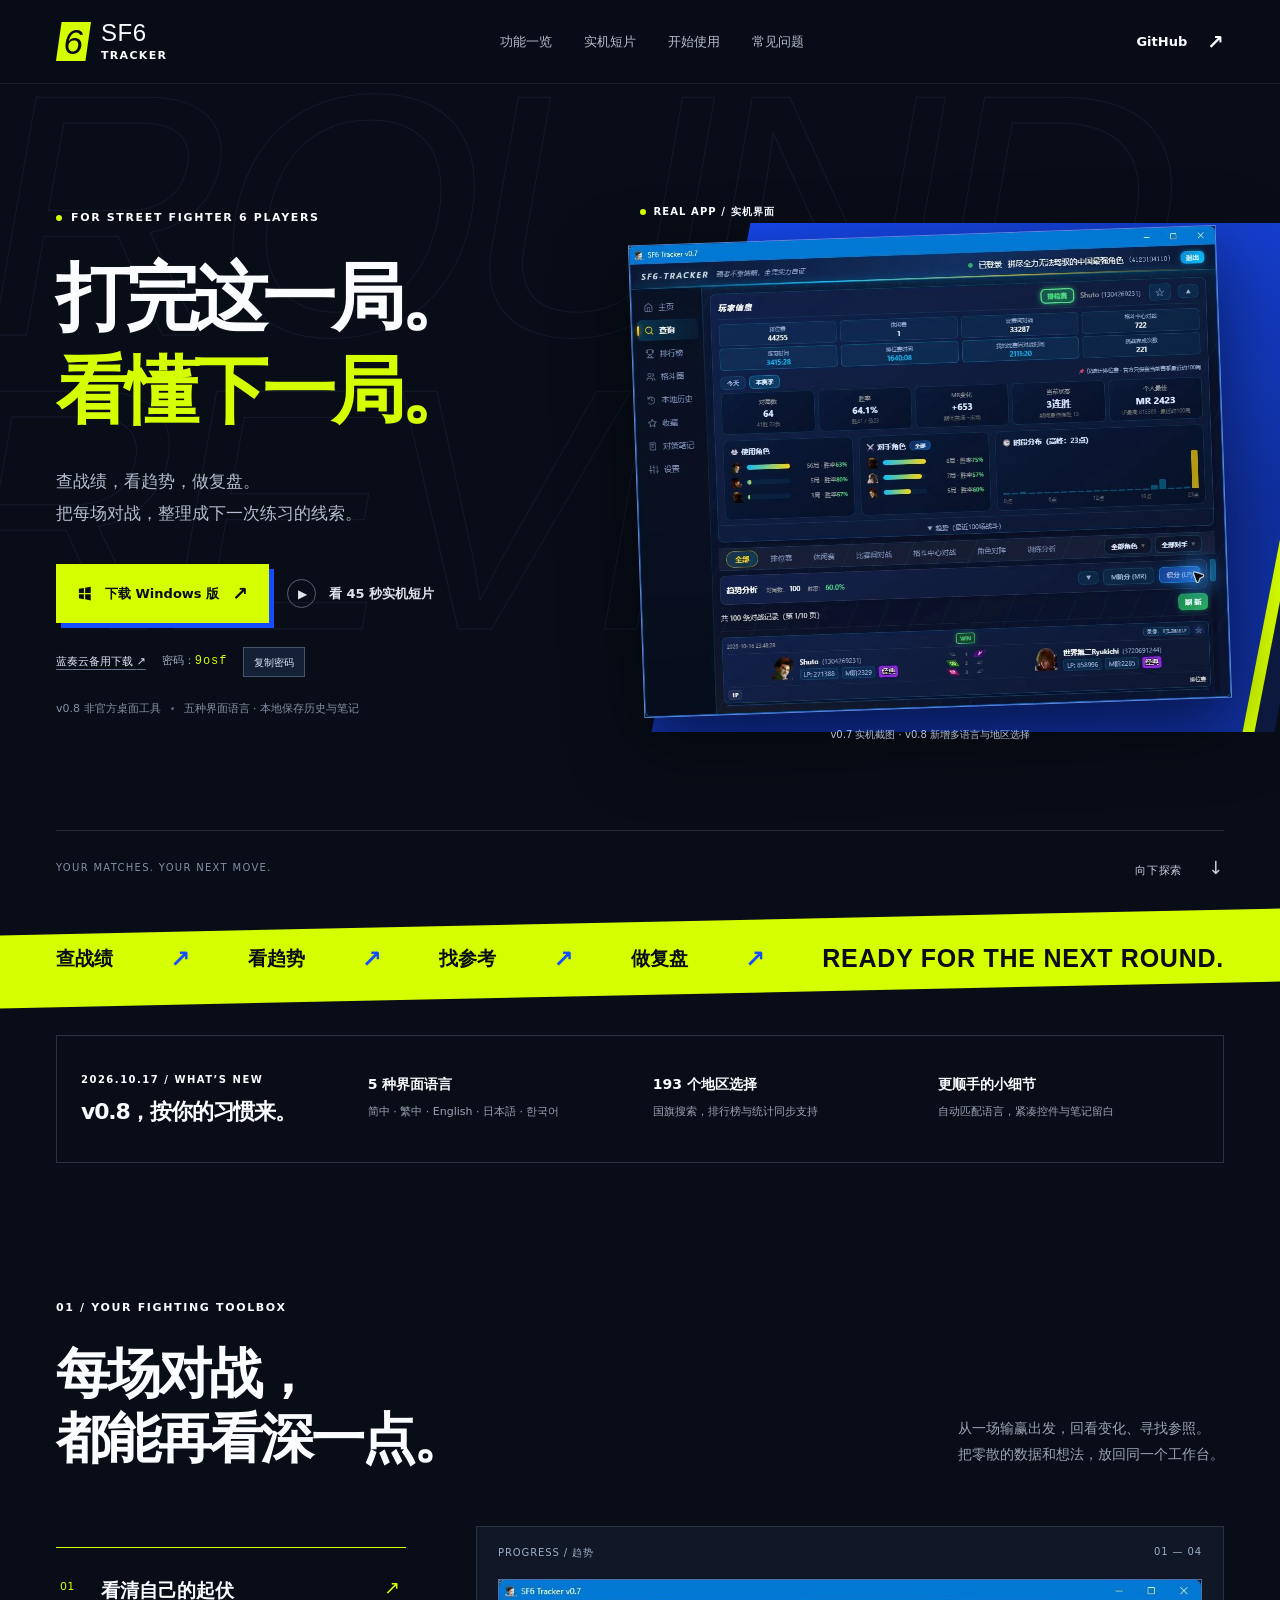
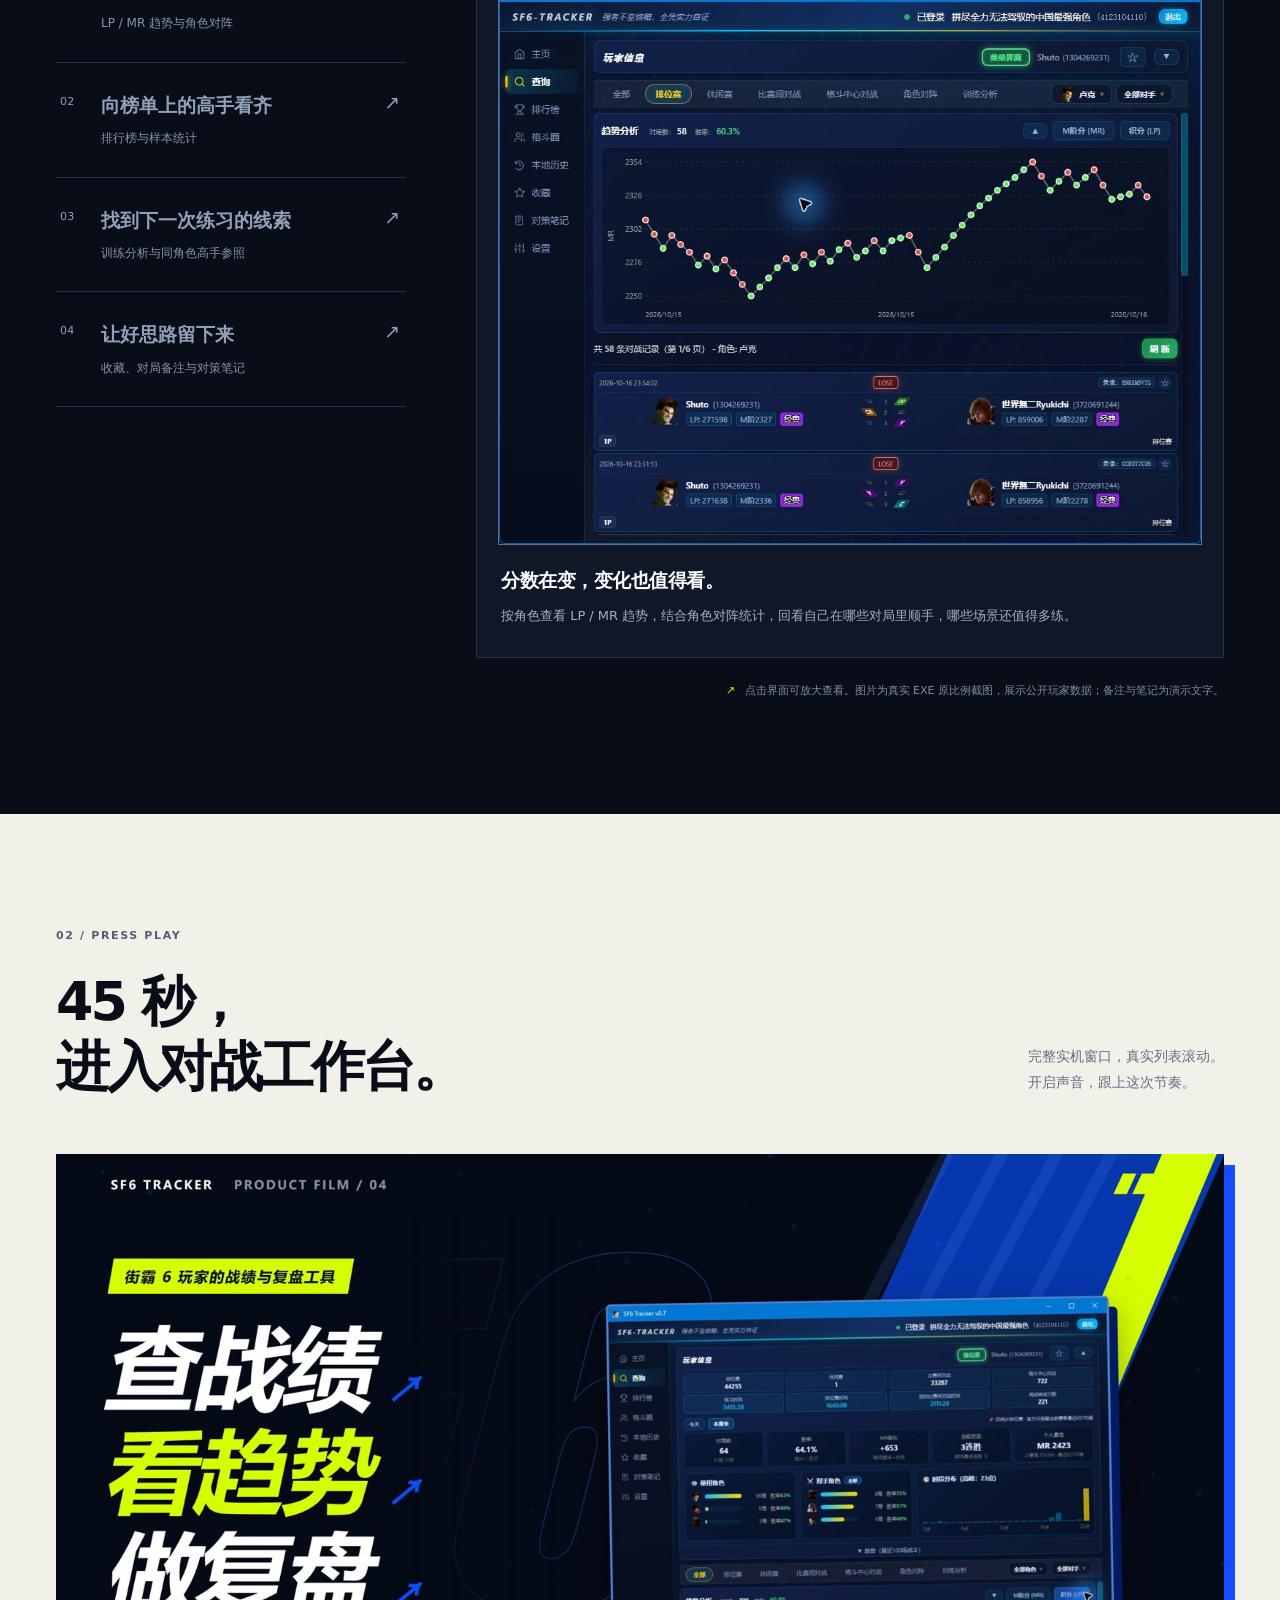
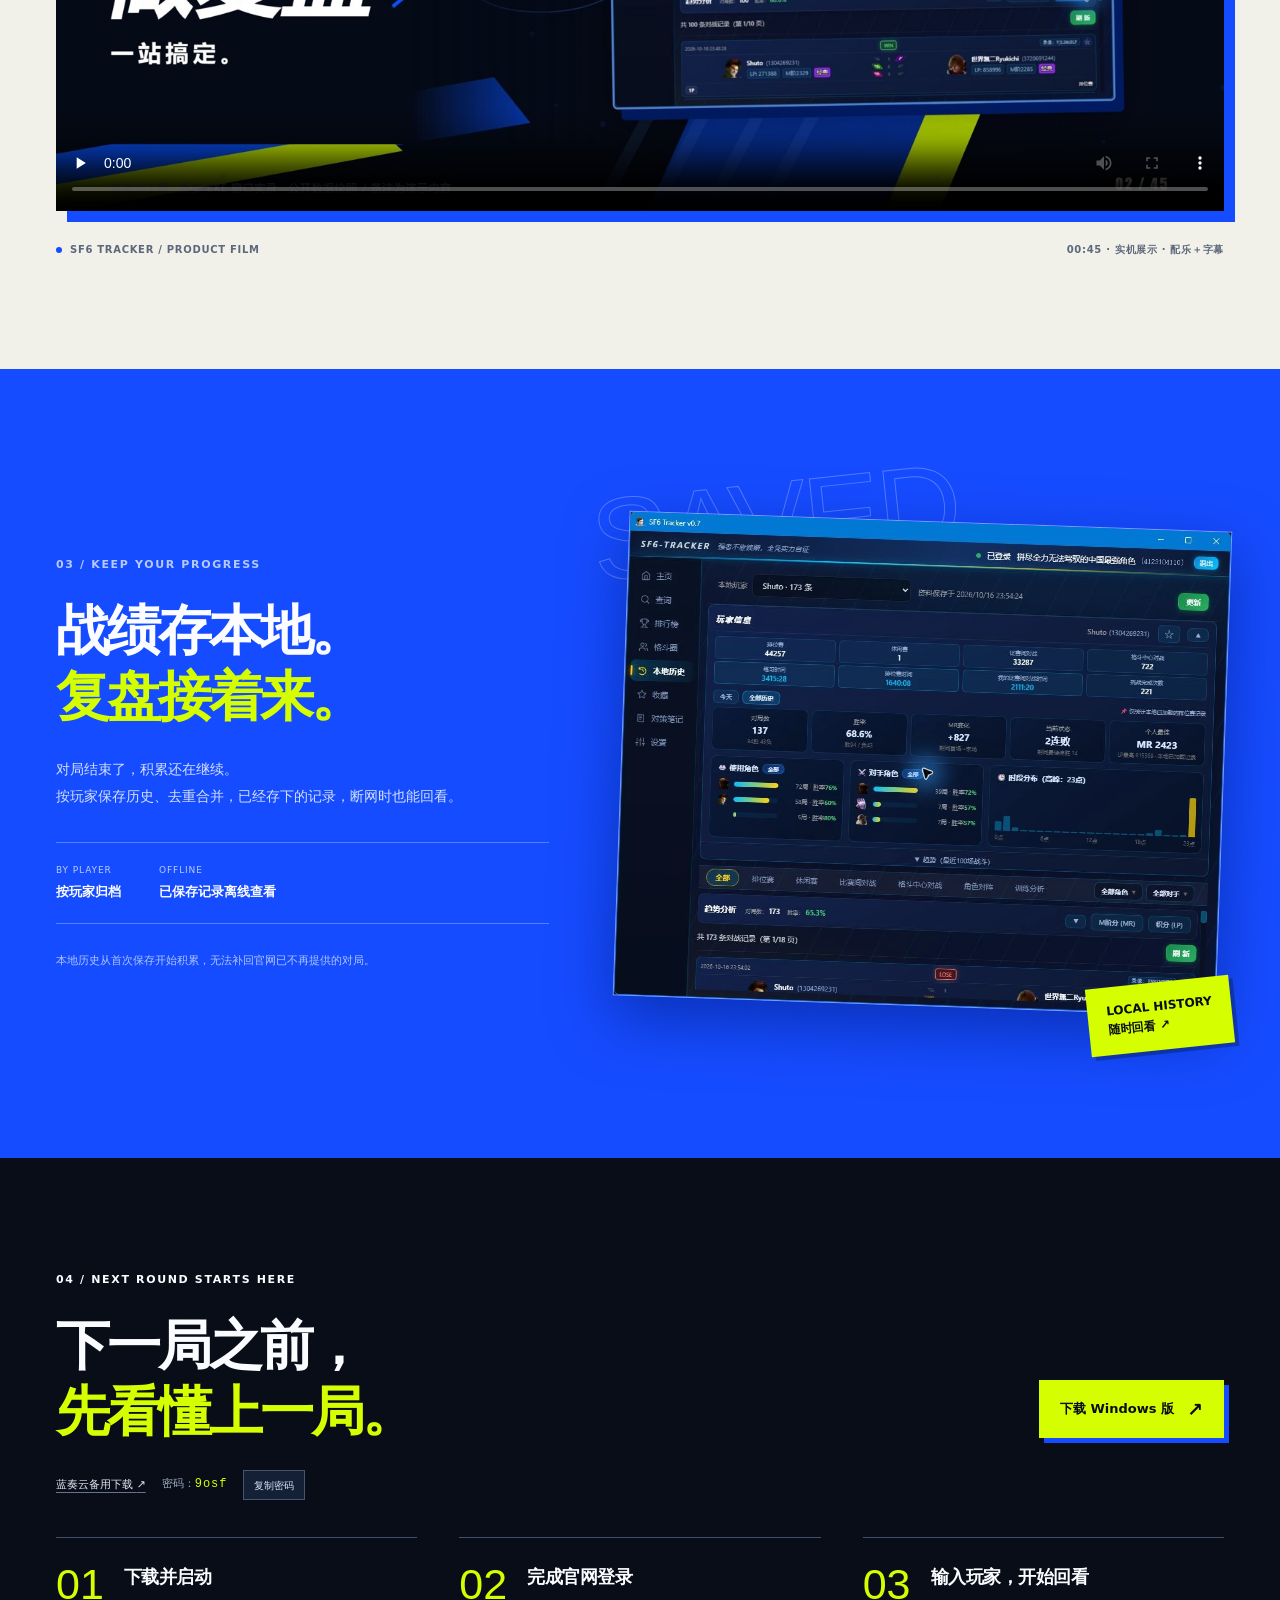
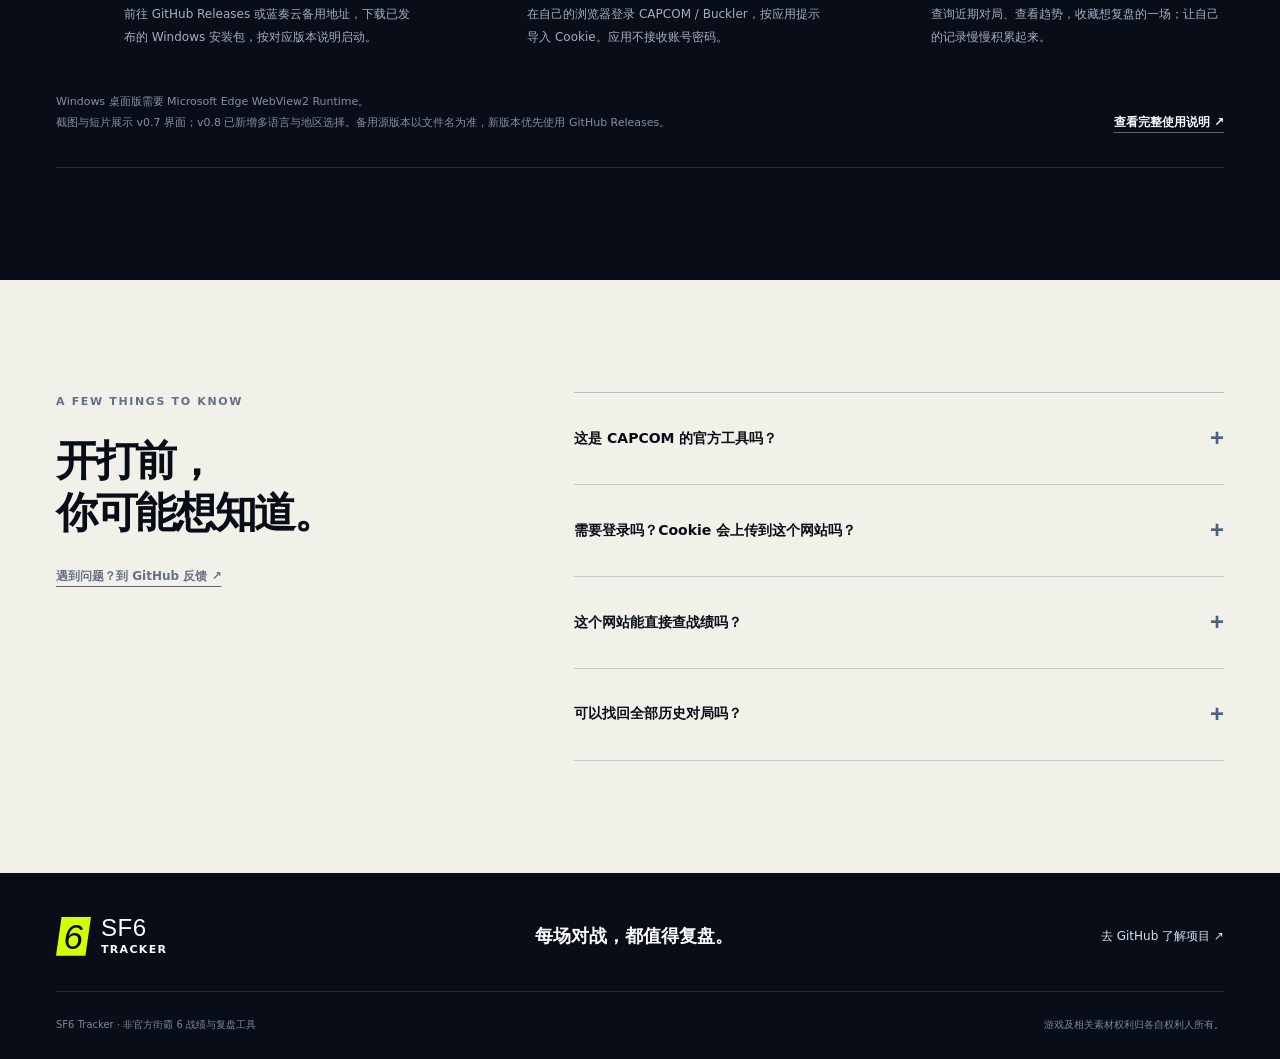
<file: site/index.html>
<!doctype html>
<html lang="zh-CN">
<head>
  <meta charset="utf-8">
  <meta name="viewport" content="width=device-width, initial-scale=1">
  <meta name="color-scheme" content="dark light">
  <meta name="theme-color" content="#080d17">
  <title>SF6 Tracker — 每场对战，都值得复盘</title>
  <meta name="description" content="为街头霸王 6 玩家打造的非官方战绩查询与复盘工具。查看对局、LP/MR 趋势与排行榜，保存本地历史，用收藏和对策笔记整理下一次练习。">
  <meta property="og:type" content="website">
  <meta property="og:title" content="SF6 Tracker — 每场对战，都值得复盘">
  <meta property="og:description" content="查战绩，看趋势，做复盘。一处整理你的街霸 6 对战。">
  <meta property="og:image" content="./assets/share.jpg">
  <link rel="icon" type="image/svg+xml" href="./assets/mark.svg">
  <link rel="stylesheet" href="./styles.css?v=0.8">
  <script src="./app.js?v=0.8" defer></script>
</head>
<body>
  <a class="skip-link" href="#main">跳到正文</a>
  <header class="header">
    <div class="container header-inner">
      <a class="brand" href="#" aria-label="SF6 Tracker 首页"><span class="brand-mark" aria-hidden="true">6</span><span>SF6<span class="brand-second">TRACKER</span></span></a>
      <button class="menu-toggle" type="button" aria-controls="navigation" aria-expanded="false" aria-label="打开导航"><span></span><span></span></button>
      <nav id="navigation" class="navigation" aria-label="主导航">
        <a href="#features">功能一览</a><a href="#film">实机短片</a><a href="#start">开始使用</a><a href="#faq">常见问题</a>
      </nav>
      <a class="header-github external" href="https://github.com/HuuuugePony/sf6-tracker" target="_blank" rel="noopener noreferrer">GitHub <span aria-hidden="true">↗</span></a>
    </div>
  </header>

  <main id="main">
    <section class="hero section-dark" aria-labelledby="hero-title">
      <div class="hero-type" aria-hidden="true">ROUND<br>REVIEW.</div>
      <div class="container hero-grid">
        <div class="hero-copy">
          <p class="eyebrow"><span class="status-dot"></span> FOR STREET FIGHTER 6 PLAYERS</p>
          <h1 id="hero-title">打完这一局。<br><span>看懂下一局。</span></h1>
          <p class="hero-description">查战绩，看趋势，做复盘。<br>把每场对战，整理成下一次练习的线索。</p>
          <div class="hero-actions"><a class="button button-yellow" href="https://github.com/HuuuugePony/sf6-tracker/releases/latest" target="_blank" rel="noopener noreferrer"><svg viewBox="0 0 24 24" aria-hidden="true"><path d="M3 4.5 11 3v8H3zm10-1.8L22 1v10h-9zM3 13h8v8l-8-1.5zm10 0h9v10l-9-1.7z"/></svg>下载 Windows 版 <span aria-hidden="true">↗</span></a><a class="button button-plain" href="#film"><span class="play-icon" aria-hidden="true">▶</span> 看 45 秒实机短片</a></div>
          <div class="backup-download"><a href="https://wwbjc.lanzoum.com/b01i5xh97c" target="_blank" rel="noopener noreferrer">蓝奏云备用下载 <span aria-hidden="true">↗</span></a><span>密码：<code>9osf</code></span><button class="copy-password" type="button" data-password="9osf" aria-label="复制蓝奏云下载密码">复制密码</button><span class="copy-status" role="status" aria-live="polite"></span></div>
          <p class="hero-meta">v0.8 非官方桌面工具 <i></i> 五种界面语言 · 本地保存历史与笔记</p>
        </div>
        <div class="hero-product">
          <div class="product-backplate" aria-hidden="true"></div>
          <span class="product-label"><span class="status-dot"></span> REAL APP / 实机界面</span>
          <button class="screenshot-button hero-shot" type="button" data-zoom="overview" aria-label="放大查看完整的 SF6 Tracker 战绩界面"><img src="./assets/overview.webp" alt="SF6 Tracker 真实桌面窗口，展示公开玩家概览、胜率、角色对阵与近期对局" width="986" height="793" fetchpriority="high"><span class="zoom-hint">查看完整界面 <span aria-hidden="true">↗</span></span></button>
          <p class="product-caption">v0.7 实机截图 · v0.8 新增多语言与地区选择</p>
        </div>
      </div>
      <div class="hero-bottom container"><span>YOUR MATCHES. YOUR NEXT MOVE.</span><a href="#features">向下探索 <span aria-hidden="true">↓</span></a></div>
    </section>

    <div class="feature-strip" aria-label="核心功能"><div class="container strip-inner"><span>查战绩</span><b aria-hidden="true">↗</b><span>看趋势</span><b aria-hidden="true">↗</b><span>找参考</span><b aria-hidden="true">↗</b><span>做复盘</span><b aria-hidden="true">↗</b><span class="strip-latin">READY FOR THE NEXT ROUND.</span></div></div>

    <section class="release-update section-dark" aria-labelledby="release-title">
      <div class="container release-update-inner">
        <div><p class="eyebrow">2026.10.17 / WHAT’S NEW</p><h2 id="release-title">v0.8，按你的习惯来。</h2></div>
        <ul><li><strong>5 种界面语言</strong><span>简中 · 繁中 · English · 日本語 · 한국어</span></li><li><strong>193 个地区选择</strong><span>国旗搜索，排行榜与统计同步支持</span></li><li><strong>更顺手的小细节</strong><span>自动匹配语言，紧凑控件与笔记留白</span></li></ul>
      </div>
    </section>

    <section id="features" class="features section-dark section-space" aria-labelledby="features-title">
      <div class="container">
        <div class="section-heading"><div><p class="eyebrow">01 / YOUR FIGHTING TOOLBOX</p><h2 id="features-title">每场对战，<br>都能再看深一点。</h2></div><p class="section-intro">从一场输赢出发，回看变化、寻找参照。<br>把零散的数据和想法，放回同一个工作台。</p></div>
        <div class="showcase-grid">
          <div class="feature-tabs" role="tablist" aria-label="探索产品功能" aria-orientation="vertical">
            <button id="tab-trend" class="feature-tab active" role="tab" aria-selected="true" aria-controls="panel-trend" data-feature="trend"><span class="tab-number">01</span><span><strong>看清自己的起伏</strong><small>LP / MR 趋势与角色对阵</small></span><span class="tab-arrow" aria-hidden="true">↗</span></button>
            <button id="tab-ranking" class="feature-tab" role="tab" aria-selected="false" aria-controls="panel-ranking" data-feature="ranking" tabindex="-1"><span class="tab-number">02</span><span><strong>向榜单上的高手看齐</strong><small>排行榜与样本统计</small></span><span class="tab-arrow" aria-hidden="true">↗</span></button>
            <button id="tab-analysis" class="feature-tab" role="tab" aria-selected="false" aria-controls="panel-analysis" data-feature="analysis" tabindex="-1"><span class="tab-number">03</span><span><strong>找到下一次练习的线索</strong><small>训练分析与同角色高手参照</small></span><span class="tab-arrow" aria-hidden="true">↗</span></button>
            <button id="tab-notes" class="feature-tab" role="tab" aria-selected="false" aria-controls="panel-notes" data-feature="notes" tabindex="-1"><span class="tab-number">04</span><span><strong>让好思路留下来</strong><small>收藏、对局备注与对策笔记</small></span><span class="tab-arrow" aria-hidden="true">↗</span></button>
          </div>
          <div class="feature-stage">
            <article id="panel-trend" class="feature-panel" role="tabpanel" aria-labelledby="tab-trend"><div class="panel-topline"><span>PROGRESS / 趋势</span><span>01 — 04</span></div><button class="screenshot-button" data-zoom="trend" aria-label="放大查看完整的 MR 趋势界面"><img src="./assets/trend.webp" alt="实际 EXE 中按卢克角色筛选的排位 MR 曲线，包含真实起伏" width="986" height="793" loading="lazy"></button><div class="panel-description"><h3>分数在变，变化也值得看。</h3><p>按角色查看 LP / MR 趋势，结合角色对阵统计，回看自己在哪些对局里顺手，哪些场景还值得多练。</p></div></article>
            <article id="panel-ranking" class="feature-panel" role="tabpanel" aria-labelledby="tab-ranking" hidden><div class="panel-topline"><span>RANKING / 榜单</span><span>02 — 04</span></div><button class="screenshot-button" data-zoom="ranking-top" aria-label="放大查看完整的排行榜界面"><img src="./assets/ranking-top.webp" alt="加载完整称号横幅、国旗、头像和 LEGEND 徽章的真实排行榜" width="986" height="793" loading="lazy"></button><div class="panel-description"><h3>找高手，也找一个参考方向。</h3><p>浏览排行榜、切换角色与地区，查看采集样本的 MR 分布与角色占比。样本说明保留在界面里，参考有来处。</p></div></article>
            <article id="panel-analysis" class="feature-panel" role="tabpanel" aria-labelledby="tab-analysis" hidden><div class="panel-topline"><span>REVIEW / 复盘线索</span><span>03 — 04</span></div><button class="screenshot-button" data-zoom="analysis" aria-label="放大查看完整的训练分析界面"><img src="./assets/analysis.webp" alt="真实训练分析窗口，展示近期表现与已完成加载的 3 位同角色高手参照" width="986" height="793" loading="lazy"></button><div class="panel-description"><h3>下一次练什么，从这里找线索。</h3><p>结合近期表现、常见败局和同角色高手参照，确定自己想回看的问题。也可以抽一场败局，加入待复盘。</p></div></article>
            <article id="panel-notes" class="feature-panel" role="tabpanel" aria-labelledby="tab-notes" hidden><div class="panel-topline"><span>NOTES / 对策笔记</span><span>04 — 04</span></div><button class="screenshot-button" data-zoom="notes" aria-label="放大查看完整的对策笔记界面"><img src="./assets/notes.webp" alt="真实对策笔记界面，展示明确标注为宣传片演示的卢克对肯笔记" width="986" height="793" loading="lazy"></button><div class="panel-description"><h3>复盘时想到的，下次还能找到。</h3><p>收藏关键对局、留下备注，再按“我的角色 → 对手角色”整理对策笔记。输入自动保存，笔记支持导入导出。</p></div></article>
          </div>
        </div>
        <p class="capture-note"><span aria-hidden="true">↗</span> 点击界面可放大查看。图片为真实 EXE 原比例截图，展示公开玩家数据；备注与笔记为演示文字。</p>
      </div>
    </section>

    <section id="film" class="film section-space" aria-labelledby="film-title">
      <div class="container">
        <div class="section-heading"><div><p class="eyebrow">02 / PRESS PLAY</p><h2 id="film-title">45 秒，<br>进入对战工作台。</h2></div><p class="section-intro">完整实机窗口，真实列表滚动。<br>开启声音，跟上这次节奏。</p></div>
        <div class="film-player"><video id="promo-video" controls playsinline preload="none" poster="./assets/film-poster.jpg" aria-label="SF6 Tracker 45 秒实机宣传片"><source src="./media/promo.mp4" type="video/mp4">你的浏览器不支持视频播放。<a href="./media/promo.mp4">下载宣传片</a></video></div>
        <div class="film-caption"><span><span class="status-dot"></span> SF6 TRACKER / PRODUCT FILM</span><span>00:45 · 实机展示 · 配乐＋字幕</span></div>
      </div>
    </section>

    <section class="archive section-space" aria-labelledby="archive-title">
      <div class="container archive-grid">
        <div class="archive-copy"><p class="eyebrow">03 / KEEP YOUR PROGRESS</p><h2 id="archive-title">战绩存本地。<br><span>复盘接着来。</span></h2><p>对局结束了，积累还在继续。<br>按玩家保存历史、去重合并，已经存下的记录，断网时也能回看。</p><div class="archive-details"><div><span>BY PLAYER</span><strong>按玩家归档</strong></div><div><span>OFFLINE</span><strong>已保存记录离线查看</strong></div></div><p class="archive-note">本地历史从首次保存开始积累，无法补回官网已不再提供的对局。</p></div>
        <div class="archive-visual"><span class="archive-watermark" aria-hidden="true">SAVED.</span><button class="screenshot-button archive-shot" data-zoom="history" aria-label="放大查看完整的本地历史界面"><img src="./assets/history.webp" alt="实际本地历史窗口，展示按玩家保存的对局与资料" width="986" height="793" loading="lazy"></button><span class="archive-stamp">LOCAL HISTORY<br>随时回看 ↗</span></div>
      </div>
    </section>

    <section id="start" class="start section-dark section-space" aria-labelledby="start-title">
      <div class="container">
        <div class="section-heading"><div><p class="eyebrow">04 / NEXT ROUND STARTS HERE</p><h2 id="start-title">下一局之前，<br><span>先看懂上一局。</span></h2></div><a class="button button-yellow" href="https://github.com/HuuuugePony/sf6-tracker/releases/latest" target="_blank" rel="noopener noreferrer">下载 Windows 版 <span aria-hidden="true">↗</span></a></div>
        <div class="backup-download start-backup"><a href="https://wwbjc.lanzoum.com/b01i5xh97c" target="_blank" rel="noopener noreferrer">蓝奏云备用下载 <span aria-hidden="true">↗</span></a><span>密码：<code>9osf</code></span><button class="copy-password" type="button" data-password="9osf" aria-label="复制蓝奏云下载密码">复制密码</button><span class="copy-status" role="status" aria-live="polite"></span></div>
        <ol class="steps"><li><span class="step-number">01</span><div><h3>下载并启动</h3><p>前往 GitHub Releases 或蓝奏云备用地址，下载已发布的 Windows 安装包，按对应版本说明启动。</p></div></li><li><span class="step-number">02</span><div><h3>完成官网登录</h3><p>在自己的浏览器登录 CAPCOM / Buckler，按应用提示导入 Cookie。应用不接收账号密码。</p></div></li><li><span class="step-number">03</span><div><h3>输入玩家，开始回看</h3><p>查询近期对局、查看趋势，收藏想复盘的一场；让自己的记录慢慢积累起来。</p></div></li></ol>
        <div class="start-bottom"><p>Windows 桌面版需要 Microsoft Edge WebView2 Runtime。<br>截图与短片展示 v0.7 界面；v0.8 已新增多语言与地区选择。备用源版本以文件名为准，新版本优先使用 GitHub Releases。</p><a class="text-link" href="https://github.com/HuuuugePony/sf6-tracker#usage" target="_blank" rel="noopener noreferrer">查看完整使用说明 <span aria-hidden="true">↗</span></a></div>
      </div>
    </section>

    <section id="faq" class="faq section-space" aria-labelledby="faq-title">
      <div class="container faq-grid"><div><p class="eyebrow">A FEW THINGS TO KNOW</p><h2 id="faq-title">开打前，<br>你可能想知道。</h2><a class="text-link" href="https://github.com/HuuuugePony/sf6-tracker/issues" target="_blank" rel="noopener noreferrer">遇到问题？到 GitHub 反馈 ↗</a></div><div class="faq-list">
        <details><summary>这是 CAPCOM 的官方工具吗？<span aria-hidden="true">+</span></summary><p>SF6 Tracker 是独立开发的非官方工具，与 CAPCOM 无隶属关系。《街头霸王 6》及相关游戏素材的权利归各自权利人所有。</p></details>
        <details><summary>需要登录吗？Cookie 会上传到这个网站吗？<span aria-hidden="true">+</span></summary><p>查询官网数据需要在应用内导入 Buckler 登录 Cookie。这个网站只负责介绍和下载，不收集 Cookie。Cookie 属于登录凭证，请不要分享；应用默认按会话保存，主动选择“记住登录”后会写入本机未加密存储。</p></details>
        <details><summary>这个网站能直接查战绩吗？<span aria-hidden="true">+</span></summary><p>这里是 SF6 Tracker 的介绍与下载入口。下载桌面应用后，在自己的电脑上登录、查询和整理记录。网站上的截图与视频只是产品展示。</p></details>
        <details><summary>可以找回全部历史对局吗？<span aria-hidden="true">+</span></summary><p>官网只提供近期对局窗口。本地历史从首次保存起积累，并按玩家归档；无法补回官网已不再提供的旧对局。已经保存的记录可以离线查看。</p></details>
      </div></div>
    </section>
  </main>

  <footer class="footer section-dark"><div class="container"><div class="footer-top"><a class="brand" href="#" aria-label="返回 SF6 Tracker 首页"><span class="brand-mark" aria-hidden="true">6</span><span>SF6<span class="brand-second">TRACKER</span></span></a><p>每场对战，都值得复盘。</p><a href="https://github.com/HuuuugePony/sf6-tracker" target="_blank" rel="noopener noreferrer">去 GitHub 了解项目 ↗</a></div><div class="footer-bottom"><span>SF6 Tracker · 非官方街霸 6 战绩与复盘工具</span><span>游戏及相关素材权利归各自权利人所有。</span></div></div></footer>

  <dialog class="image-dialog" aria-label="完整实机截图"><div class="dialog-toolbar"><span id="dialog-caption">完整实机窗口</span><button class="dialog-close" type="button" aria-label="关闭完整截图">关闭 <span aria-hidden="true">×</span></button></div><img id="dialog-image" alt=""><p>真实 EXE 截图 · 保留原窗口比例</p></dialog>
</body>
</html>
</file>
<file: site/styles.css>
:root{--ink:#080d17;--ink-soft:#101827;--paper:#f1f0e9;--white:#fbfcff;--muted:#9aa4b5;--line:#293140;--blue:#164cff;--yellow:#d5ff00;--max:1280px;--font:"Microsoft YaHei","PingFang SC","Noto Sans CJK SC",system-ui,sans-serif}
*{box-sizing:border-box}html{scroll-behavior:smooth;scroll-padding-top:100px}body{margin:0;background:var(--ink);color:var(--white);font-family:var(--font);-webkit-font-smoothing:antialiased}button,a{-webkit-tap-highlight-color:transparent}a{color:inherit;text-decoration:none}button{font:inherit}button,a,summary{touch-action:manipulation}button{cursor:pointer}button:disabled{cursor:wait}img,video{display:block;max-width:100%}button:focus-visible,a:focus-visible,summary:focus-visible{outline:3px solid #5984ff;outline-offset:6px}h1,h2,h3,p{margin:0}h1,h2{font-weight:900;letter-spacing:-.055em;line-height:1.22}h2{font-size:clamp(2.1rem,4.2vw,3.6rem)}h3{letter-spacing:-.025em}::selection{color:var(--ink);background:var(--yellow)}[hidden]{display:none!important}.container{width:min(var(--max),calc(100% - 112px));margin-inline:auto}.section-dark{background:var(--ink);color:var(--white)}.section-space{padding-block:112px}.eyebrow{font-size:11px;letter-spacing:.15em;font-weight:700;line-height:1.8;display:flex;align-items:center;gap:9px;margin-bottom:23px}.status-dot{display:inline-block;flex:none;width:6px;height:6px;border-radius:50%;background:var(--yellow)}.skip-link{position:fixed;z-index:200;top:10px;left:12px;background:var(--yellow);color:var(--ink);padding:12px 20px;transform:translateY(-150%)}.skip-link:focus{transform:translateY(0)}
.header{position:sticky;z-index:30;top:0;background:#080d17ed;border-bottom:1px solid #ffffff14;backdrop-filter:blur(16px)}.header-inner{height:83px;display:flex;align-items:center;justify-content:space-between;gap:40px}.brand{display:inline-flex;gap:10px;align-items:center;flex:none;font-family:Impact,"Arial Black",sans-serif;font-size:24px;line-height:.95;letter-spacing:.02em}.brand-mark{font-style:italic;background:var(--yellow);color:var(--ink);width:35px;height:39px;display:grid;place-items:center;font-size:35px;clip-path:polygon(16% 0,100% 0,84% 100%,0 100%)}.brand-second{font-size:11px;font-family:var(--font);font-weight:800;letter-spacing:.12em;display:block;margin-top:6px}.navigation{display:flex;gap:32px;font-size:13px;color:#b4bdcd}.navigation a:hover,.header-github:hover{color:var(--yellow)}.header-github{font-size:13px;font-weight:700;display:flex;gap:20px;align-items:center}.header-github span{font-size:20px}.menu-toggle{display:none}
.hero{position:relative;overflow:hidden;padding-top:80px}.hero-type{position:absolute;right:0;top:-15px;color:transparent;-webkit-text-stroke:1px #26334a61;font:clamp(180px,27vw,420px)/.85 Impact,"Arial Black",sans-serif;letter-spacing:-.05em;pointer-events:none;user-select:none;transform:skew(-10deg)}.hero-grid{position:relative;display:grid;grid-template-columns:.95fr 1.05fr;gap:26px;align-items:center;min-height:620px}.hero-copy{position:relative;z-index:2;padding-bottom:24px}.hero h1{font-size:clamp(48px,5.8vw,80px);line-height:1.26;letter-spacing:-.07em;white-space:nowrap}.hero h1 span{color:var(--yellow)}.hero-description{font-size:17px;line-height:1.9;color:#b3bdce;margin-top:27px}.hero-actions{display:flex;align-items:center;gap:18px;flex-wrap:wrap;margin-top:35px}.button{min-height:51px;padding:15px 21px;display:inline-flex;align-items:center;justify-content:center;gap:13px;font-size:13px;font-weight:800;line-height:1.5;transition:transform .2s,background .2s,color .2s}.button:hover{transform:translateY(-3px)}.button-yellow{color:var(--ink);background:var(--yellow);box-shadow:5px 5px 0 #164cff}.button-yellow:hover{background:#e2ff54}.button-yellow svg{width:15px;height:15px;fill:currentColor}.button-yellow>span:last-child{font-size:19px}.button-plain{padding-inline:0;color:#e0e4eb}.button-plain:hover{color:var(--yellow)}.play-icon{font-size:12px;display:inline-grid;place-items:center;width:29px;height:29px;border:1px solid #586172;border-radius:50%;padding-left:2px}.hero-meta{display:flex;gap:10px;align-items:center;font-size:11px;color:#8592a7;margin-top:24px}.hero-meta i{height:3px;width:3px;background:#56637a;border-radius:50%}.hero-product{position:relative;padding-block:42px 12px;margin-left:12px;min-width:0}.product-backplate{position:absolute;inset:30px -80px 24px 65px;transform:skew(-11deg);background:linear-gradient(155deg,#1749ef,#1030a1 70%);border-right:12px solid var(--yellow);box-shadow:20px 0 0 #19379952}.product-label{position:absolute;z-index:2;top:12px;left:4px;font-size:10px;letter-spacing:.11em;display:flex;gap:7px;align-items:center;font-weight:700}.screenshot-button{display:block;width:100%;padding:0;border:0;background:transparent;color:inherit;text-align:inherit;position:relative}.screenshot-button img{width:100%;height:auto;object-fit:contain}.hero-shot{transform:rotate(-2deg);border:1px solid #6387db;box-shadow:0 24px 70px #0008}.zoom-hint{position:absolute;right:10px;bottom:10px;font-size:10px;padding:9px 12px;background:#080d17e8;border:1px solid #64728a;opacity:0;transition:opacity .2s}.screenshot-button:hover .zoom-hint,.screenshot-button:focus-visible .zoom-hint{opacity:1}.product-caption{position:relative;font-size:10px;text-align:center;line-height:1.7;margin-top:19px;color:#b2bfd6}.hero-bottom{position:relative;display:flex;justify-content:space-between;align-items:center;font-size:10px;letter-spacing:.13em;color:#8190a9;border-top:1px solid #ffffff1f;padding-block:26px;margin-top:46px}.hero-bottom a{color:#c9d0dd;font-size:11px;letter-spacing:.06em}.hero-bottom a span{display:inline-block;margin-left:22px;font-size:18px}
.feature-strip{background:var(--yellow);color:var(--ink);overflow:hidden;transform:skewY(-1.2deg);position:relative;z-index:3;margin-top:18px}.strip-inner{display:flex;gap:36px;align-items:center;justify-content:space-between;white-space:nowrap;padding-block:22px;font-size:19px;font-weight:900;transform:skewY(1.2deg)}.strip-inner b{color:var(--blue);font-size:24px}.strip-latin{font-family:Impact,"Arial Black",sans-serif;letter-spacing:.03em;font-size:25px}
.features{padding-top:135px}.section-heading{display:flex;justify-content:space-between;gap:40px;align-items:flex-end;margin-bottom:54px}.section-intro{font-size:14px;line-height:1.9;color:var(--muted);padding-bottom:4px}.showcase-grid{display:grid;grid-template-columns:350px 1fr;gap:70px;align-items:start}.feature-tabs{display:flex;flex-direction:column;padding-top:21px}.feature-tab{color:#91a0b8;background:transparent;border:0;border-top:1px solid var(--line);padding:28px 4px;display:grid;grid-template-columns:27px 1fr 18px;gap:14px;align-items:start;text-align:left;transition:color .2s}.feature-tab:last-child{border-bottom:1px solid var(--line)}.feature-tab.active{color:var(--white);border-top-color:var(--yellow)}.tab-number{font-size:11px;line-height:2;letter-spacing:.03em}.feature-tab strong{display:block;font-size:19px;font-weight:800;line-height:1.5}.feature-tab small{display:block;font-size:12px;line-height:1.7;margin-top:9px;font-weight:400;color:#8795ab}.tab-arrow{font-size:19px}.feature-tab.active .tab-number,.feature-tab.active .tab-arrow{color:var(--yellow)}.feature-tab:hover{color:var(--white)}.feature-stage{background:#101827;border:1px solid var(--line);padding:19px 21px 0;min-width:0}.panel-topline{display:flex;justify-content:space-between;font-size:10px;letter-spacing:.09em;color:#9daec6;margin-bottom:19px}.feature-stage .screenshot-button{border:1px solid #526fa4}.panel-description{padding:23px 3px 28px}.panel-description h3{font-size:19px}.panel-description p{font-size:13px;color:#a4afc1;line-height:1.9;margin-top:10px;max-width:600px}.capture-note{font-size:11px;color:#7e8da5;line-height:1.9;margin-top:23px;text-align:right}.capture-note span{color:var(--yellow);margin-right:6px}
.film{color:var(--ink);background:var(--paper);position:relative}.film .eyebrow{color:#506074}.film .section-intro{color:#607083}.film-player{box-shadow:11px 11px 0 var(--blue);background:var(--ink);position:relative}.film video{width:100%;height:auto;aspect-ratio:16/9;background:var(--ink)}.film-caption{display:flex;justify-content:space-between;gap:20px;margin-top:32px;font-size:10px;font-weight:700;letter-spacing:.07em;color:#5c687b}.film-caption>span:first-child{display:flex;gap:8px;align-items:center}.film-caption .status-dot{background:var(--blue)}
.archive{overflow:hidden;background:var(--blue);color:var(--white)}.archive-grid{display:grid;grid-template-columns:.9fr 1.1fr;gap:72px;align-items:center}.archive h2 span{color:var(--yellow)}.archive .eyebrow{color:#b6caff}.archive-copy>p:not(.eyebrow){font-size:14px;line-height:1.9;margin-top:27px;color:#d4e0ff}.archive-details{display:flex;gap:38px;border-top:1px solid #ffffff4a;border-bottom:1px solid #ffffff4a;padding-block:22px;margin-top:32px}.archive-details span{display:block;font-size:9px;letter-spacing:.1em;color:#b8cdff}.archive-details strong{display:block;font-size:13px;margin-top:8px}.archive-copy .archive-note{font-size:11px!important;color:#b2c7ff!important;max-width:360px}.archive-visual{position:relative;padding-block:40px}.archive-watermark{position:absolute;left:-30px;top:-12px;color:transparent;-webkit-text-stroke:1px #ffffff44;font:116px/.9 Impact,"Arial Black",sans-serif;letter-spacing:-.03em;transform:rotate(-6deg)}.archive-shot{position:relative;transform:rotate(2deg);box-shadow:0 22px 60px #001b7a88;border:1px solid #799aff}.archive-stamp{position:absolute;bottom:-4px;right:-8px;background:var(--yellow);color:var(--ink);padding:15px 19px;font-size:12px;font-weight:900;line-height:1.6;transform:rotate(-6deg);box-shadow:4px 4px 0 #080d174f}
.start h2 span{color:var(--yellow)}.start .section-heading{margin-bottom:65px}.start .button{margin-bottom:6px}.steps{padding:0;list-style:none;display:grid;grid-template-columns:repeat(3,1fr);gap:42px;margin:0}.steps li{border-top:1px solid #415069;padding-top:25px;display:flex;gap:20px}.step-number{font-family:Impact,"Arial Black",sans-serif;font-size:43px;line-height:1;color:var(--yellow)}.steps h3{font-size:18px;margin-bottom:13px;line-height:1.5}.steps p{color:#a2afc3;font-size:12px;line-height:1.9}.start-bottom{display:flex;justify-content:space-between;align-items:end;gap:30px;margin-top:43px;border-bottom:1px solid #293140;padding-bottom:34px}.start-bottom p{font-size:11px;line-height:1.9;color:#8190a9}.text-link{font-size:12px;font-weight:700;line-height:1.8;text-decoration:underline;text-underline-offset:6px;text-decoration-color:#5b6576}.text-link:hover{color:var(--blue)}.section-dark .text-link:hover{color:var(--yellow)}
.faq{background:var(--paper);color:var(--ink)}.faq-grid{display:grid;grid-template-columns:.8fr 1.2fr;gap:85px}.faq .eyebrow{color:#647083}.faq h2{font-size:clamp(2rem,3.3vw,3rem)}.faq .text-link{display:inline-block;margin-top:28px;color:#657185}.faq-list{border-top:1px solid #b9bec6}.faq details{border-bottom:1px solid #c7cbd0}.faq summary{list-style:none;cursor:pointer;display:flex;align-items:center;justify-content:space-between;gap:20px;padding-block:25px;font-size:14px;font-weight:700;line-height:1.7}.faq summary::-webkit-details-marker{display:none}.faq summary>span{font-family:Arial,sans-serif;font-size:24px;color:#486284;transition:transform .2s}.faq details[open] summary>span{transform:rotate(45deg)}.faq details p{font-size:13px;color:#5a6678;line-height:1.95;margin-bottom:27px;padding-right:20px}
.footer{padding-block:44px 25px}.footer-top{display:flex;justify-content:space-between;align-items:center;gap:30px}.footer-top>p{font-size:18px;font-weight:700}.footer-top>a:last-child{font-size:12px;color:#d8e0ee}.footer-top>a:last-child:hover{color:var(--yellow)}.footer-bottom{display:flex;justify-content:space-between;gap:20px;font-size:10px;color:#7a879e;border-top:1px solid #242e3d;padding-top:24px;margin-top:35px;line-height:1.8}
.image-dialog{max-width:min(1100px,96vw);max-height:96dvh;margin:auto;background:#0e1522;color:var(--white);border:1px solid #4e6284;padding:15px;box-shadow:0 25px 100px #000c;overflow:auto}.image-dialog::backdrop{background:#000d;backdrop-filter:blur(8px)}.dialog-toolbar{display:flex;justify-content:space-between;align-items:center;gap:28px;margin-bottom:13px;font-size:12px;color:#a6b8d3}.dialog-close{border:0;padding:7px 10px;color:var(--white);background:#22314b;font-size:12px;display:flex;gap:18px;align-items:center}.dialog-close span{font-size:20px}.image-dialog>img{width:auto;max-width:100%;height:auto;max-height:76dvh;margin-inline:auto;object-fit:contain}.image-dialog>p{font-size:10px;line-height:1.7;color:#8092af;text-align:center;margin-top:12px}body.dialog-open{overflow:hidden}
@media(min-width:1600px){.hero-grid{min-height:680px}.hero{padding-top:94px}}
@media(max-width:1160px){.container{width:calc(100% - 72px)}.header-inner{gap:20px}.navigation{gap:22px}.hero{padding-top:57px}.hero-grid{min-height:540px;gap:18px}.hero h1{font-size:clamp(42px,6vw,66px)}.hero-description{font-size:15px}.hero-actions{gap:14px}.button{padding:13px 16px;font-size:12px}.hero-actions .button-plain{padding-inline:0}.hero-meta{font-size:10px}.strip-inner{gap:20px;font-size:17px}.strip-latin{font-size:21px}.section-space{padding-block:88px}.showcase-grid{grid-template-columns:300px 1fr;gap:35px}.feature-tab{padding-block:25px}.feature-tab strong{font-size:16px}.archive-grid{gap:43px}.steps{gap:27px}.faq-grid{gap:50px}}
@media(max-width:900px){.hero-grid{grid-template-columns:1fr 1fr;gap:20px}.hero h1{font-size:clamp(38px,5.9vw,53px)}.hero-actions{display:block}.hero-actions .button-plain{margin-top:16px;margin-left:5px}.hero-copy{padding-bottom:0}.hero-product{margin-left:0}.hero-description{font-size:14px}.hero-bottom{margin-top:30px}.strip-latin{display:none}.strip-inner{justify-content:center;gap:32px}.section-heading{gap:30px}.section-intro{font-size:12px}.showcase-grid{grid-template-columns:245px 1fr;gap:28px}.feature-tab{padding-block:22px;grid-template-columns:22px 1fr 12px;gap:8px}.feature-tab strong{font-size:14px}.feature-tab small{font-size:11px}.feature-stage{padding:14px 14px 0}.panel-description h3{font-size:17px}.panel-description p{font-size:12px}.archive-grid{grid-template-columns:1fr 1.05fr;gap:36px}.archive-details{gap:20px}.archive-details strong{font-size:11px}.archive-copy>p:not(.eyebrow){font-size:12px}.steps li{display:block}.step-number{display:block;margin-bottom:18px}.steps h3{font-size:16px}.faq-grid{grid-template-columns:.85fr 1.15fr;gap:35px}.footer-top>p{font-size:15px}}
@media(max-width:700px){.container{width:calc(100% - 40px)}html{scroll-padding-top:86px}.header-inner{height:72px;gap:20px}.brand{font-size:22px;gap:8px}.brand-mark{width:30px;height:35px;font-size:30px}.brand-second{font-size:9px}.header-github{font-size:11px;gap:10px;margin-left:auto}.menu-toggle{display:flex;order:3;flex-direction:column;gap:6px;padding:10px 2px;border:0;background:transparent;width:26px}.menu-toggle span{height:2px;width:22px;display:block;background:var(--white);transition:transform .2s}.menu-toggle[aria-expanded=true] span:first-child{transform:translateY(4px) rotate(45deg)}.menu-toggle[aria-expanded=true] span:last-child{transform:translateY(-4px) rotate(-45deg)}.navigation{display:none;position:absolute;left:0;right:0;top:71px;padding:20px;background:#101827;border-bottom:1px solid var(--line);grid-template-columns:1fr 1fr;gap:0}.navigation.open{display:grid}.navigation a{padding:17px 10px;font-size:14px}.hero{padding-top:48px}.hero-grid{grid-template-columns:1fr;gap:20px;min-height:0}.hero-copy{padding-bottom:12px}.hero .eyebrow{font-size:9px;letter-spacing:.12em;margin-bottom:22px}.hero h1{font-size:clamp(42px,10.7vw,68px);letter-spacing:-.055em;line-height:1.24}.hero-description{font-size:14px;margin-top:22px;line-height:1.85}.hero-actions{display:flex;gap:22px;margin-top:26px}.hero-actions .button-plain{margin:0;padding:8px 0}.button{min-height:48px;font-size:12px}.hero-meta{margin-top:22px;font-size:10px}.hero-product{margin-inline:8px;padding-top:37px}.product-backplate{inset:25px -14px 22px 45px;border-right-width:7px}.product-label{font-size:8px;top:11px}.hero-shot{transform:rotate(-1.5deg)}.product-caption{font-size:9px;margin-top:15px}.hero-bottom{margin-top:31px;padding-block:21px;font-size:8px;letter-spacing:.04em}.hero-bottom a{font-size:9px}.hero-bottom a span{font-size:14px;margin-left:10px}.hero-type{top:55px;right:-95px;font-size:200px}.feature-strip{margin-top:4px}.strip-inner{gap:18px;padding-block:15px;font-size:14px}.strip-inner b{font-size:18px}.strip-inner b:last-of-type{display:none}.section-space{padding-block:65px}.features{padding-top:77px}.section-heading{display:block;margin-bottom:30px}.eyebrow{font-size:9px;margin-bottom:18px}.section-intro{margin-top:23px;font-size:13px}.showcase-grid{display:flex;flex-direction:column;gap:22px}.feature-tabs{display:grid;grid-template-columns:repeat(2,minmax(0,1fr));gap:0 15px;width:100%;padding:0}.feature-tab{padding:18px 0;grid-template-columns:19px 1fr;gap:6px;min-width:0}.feature-tab:last-child{border-bottom:0}.feature-tab strong{font-size:12px}.feature-tab small{font-size:9px;margin-top:5px}.feature-tab .tab-arrow{display:none}.tab-number{font-size:9px;line-height:2}.feature-stage{width:100%;padding:12px 12px 0}.panel-topline{font-size:8px;margin-bottom:13px}.panel-description{padding:20px 2px 23px}.panel-description h3{font-size:17px}.panel-description p{font-size:12px}.capture-note{text-align:left;font-size:9px;line-height:1.9;margin-top:18px}.film-player{box-shadow:6px 6px 0 var(--blue)}.film-caption{font-size:8px;gap:13px;line-height:1.8;margin-top:23px;letter-spacing:0}.film-caption>span:first-child{gap:5px}.film-caption .status-dot{width:4px;height:4px}.archive-grid{grid-template-columns:1fr;gap:25px}.archive-copy>p:not(.eyebrow){font-size:14px}.archive-details{justify-content:flex-start;gap:50px;max-width:390px;margin-top:26px}.archive-details strong{font-size:12px}.archive-copy .archive-note{font-size:10px!important}.archive-visual{margin:5px 10px 10px;padding-block:25px}.archive-watermark{font-size:90px;top:-12px;left:-12px}.archive-stamp{font-size:10px;padding:11px 16px;bottom:-3px;right:-6px}.start .section-heading{margin-bottom:35px}.start .button{margin-top:29px}.steps{grid-template-columns:1fr;gap:26px}.steps li{display:flex;gap:21px;padding-top:23px}.step-number{font-size:35px;margin:0}.steps h3{font-size:17px;margin-bottom:8px}.steps p{font-size:12px}.start-bottom{display:block;margin-top:32px;padding-bottom:27px}.start-bottom p{font-size:10px}.start-bottom a{display:inline-block;margin-top:19px}.faq-grid{grid-template-columns:1fr;gap:32px}.faq h2{font-size:34px}.faq .text-link{font-size:11px;margin-top:22px}.faq summary{font-size:13px;padding-block:21px}.faq details p{font-size:12px}.footer{padding-top:35px}.footer-top{display:grid;grid-template-columns:1fr 1fr;gap:27px 15px}.footer-top>p{font-size:13px;text-align:right}.footer-top>a:last-child{font-size:11px;grid-column:1/-1}.footer-bottom{display:block;margin-top:25px;padding-top:22px;font-size:9px}.footer-bottom span{display:block}.footer-bottom span+span{margin-top:7px}.image-dialog{padding:10px;max-width:96vw}.dialog-toolbar{font-size:10px;gap:15px}.image-dialog>img{max-height:75dvh}.dialog-close{font-size:10px}.zoom-hint{display:none}}
.backup-download{display:flex;align-items:center;flex-wrap:wrap;gap:10px 16px;margin-top:24px;font-size:11px;line-height:1.8;color:#9eacc2}.backup-download>a{color:#e0e8f8;text-decoration:underline;text-underline-offset:4px;text-decoration-color:#65758d}.backup-download>a:hover{color:var(--yellow)}.backup-download code{color:var(--yellow);font-size:12px;letter-spacing:.08em}.copy-password{border:1px solid #46546c;background:#132036;color:#dae5f8;padding:5px 10px;font-size:10px;line-height:1.5;min-height:30px}.copy-password:hover{border-color:var(--yellow);color:var(--yellow)}.copy-status{color:#b6d978;font-size:10px}.copy-status:empty{display:none}.start .section-heading:has(+.start-backup){margin-bottom:26px}.start-backup{margin-top:0;margin-bottom:37px}@media(max-width:700px){.backup-download{font-size:10px;gap:9px 12px;margin-top:22px}.start .section-heading:has(+.start-backup){margin-bottom:22px}.start-backup{margin-top:0;margin-bottom:30px}}
@media(max-width:360px){.strip-inner{gap:10px;font-size:13px}.strip-inner b{font-size:16px}}
@media(prefers-reduced-motion:reduce){html{scroll-behavior:auto}*,*::before,*::after{transition:none!important;animation:none!important}.button:hover{transform:none}}
.release-update { padding: 40px 0 0; }
.release-update-inner { border: 1px solid var(--line); padding: 24px; display: flex; align-items: center; gap: 32px; }
.release-update .eyebrow { margin-bottom: 10px; font-size: 10px; }
.release-update h2 { font-size: 22px; white-space: nowrap; }
.release-update ul { list-style: none; display: grid; grid-template-columns: repeat(3,minmax(0,1fr)); gap: 24px; flex: 1; }
.release-update li strong { display: block; font-size: 14px; color: var(--white); }
.release-update li span { display: block; margin-top: 8px; font-size: 11px; line-height: 1.8; color: var(--muted); }
@media (max-width: 1000px) { .release-update-inner { align-items: stretch; flex-direction: column; gap: 22px; } }
@media (max-width: 700px) { .release-update { padding-top: 24px; } .release-update-inner { padding: 20px; } .release-update ul { grid-template-columns: 1fr; gap: 18px; } .release-update h2 { font-size: 20px; white-space: normal; } }
</file>
